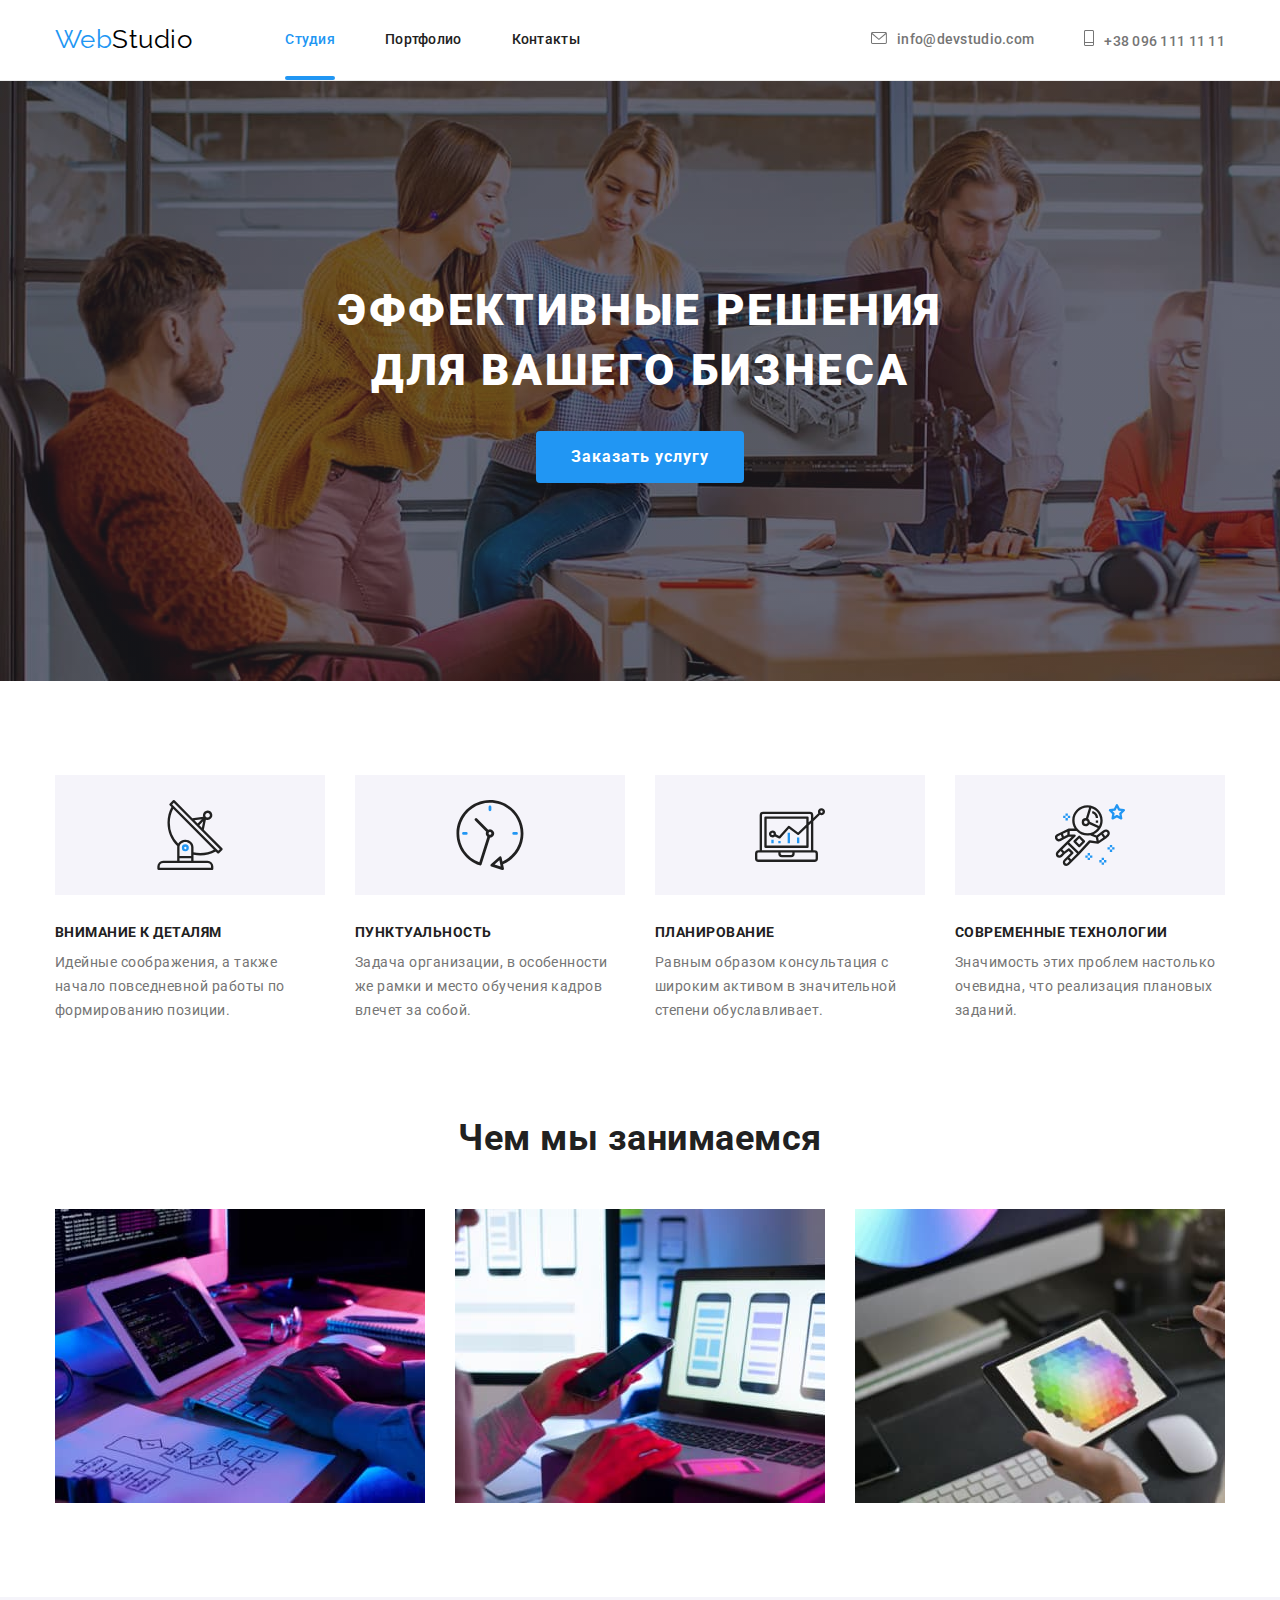
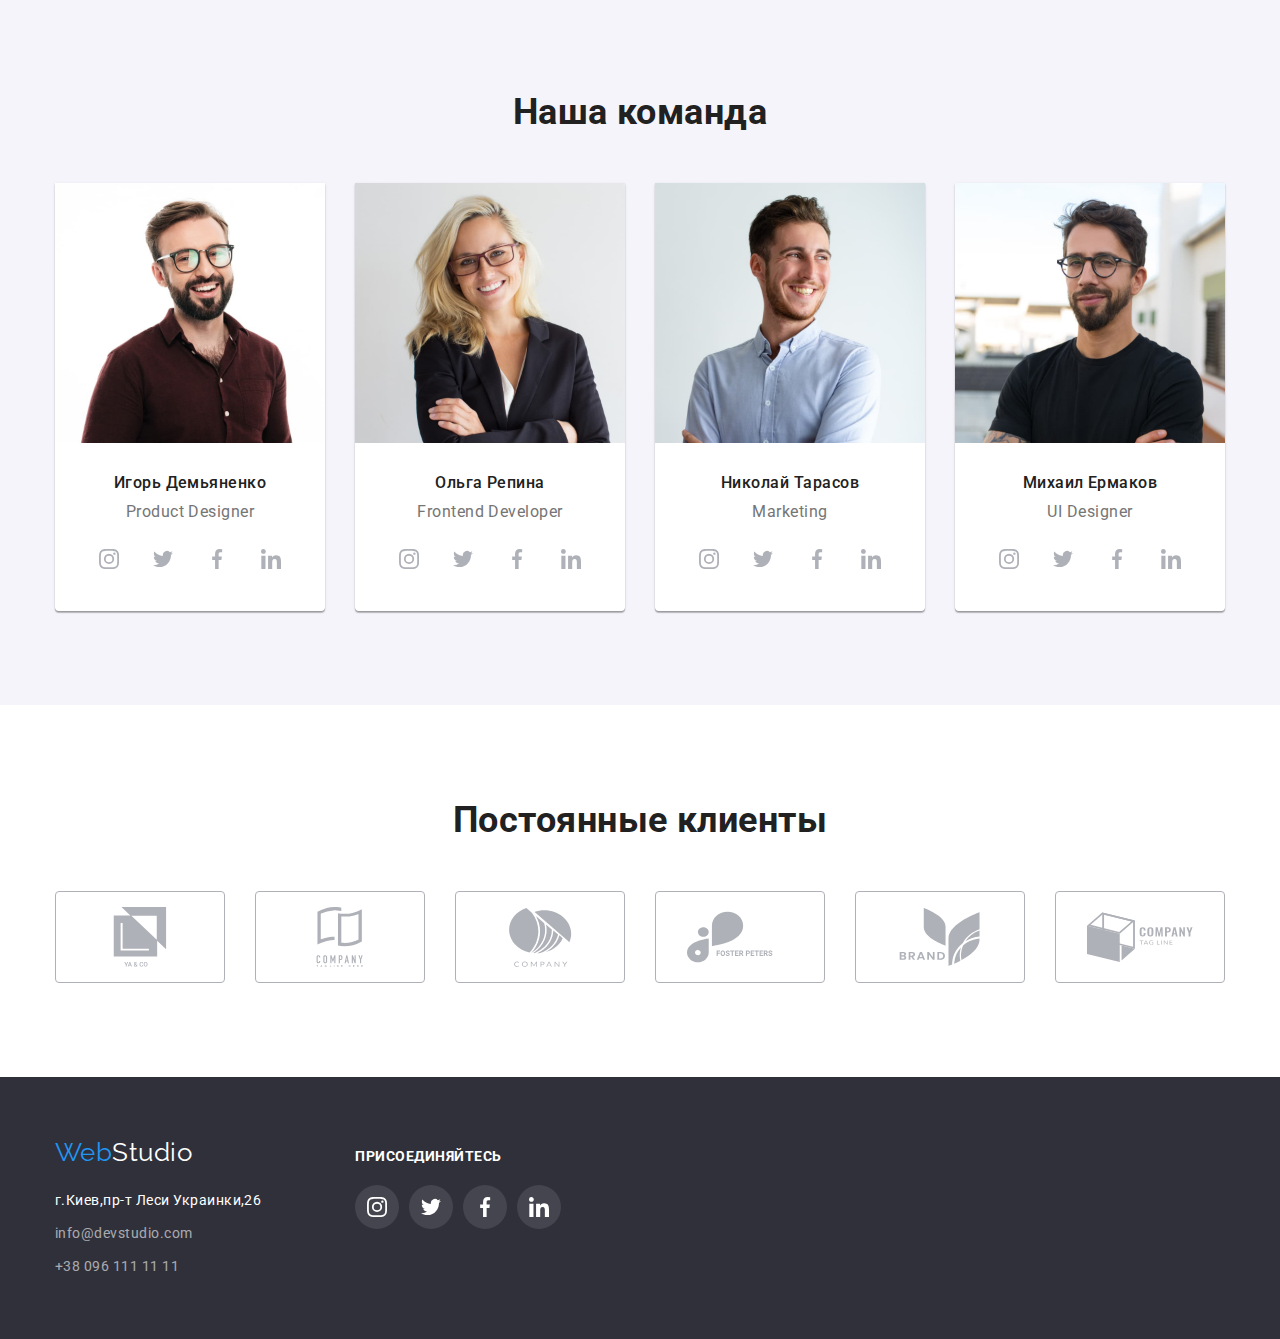
<file: index.html>
<!DOCTYPE html>
<html lang="ru">
<head>
    <meta charset="UTF-8">
    <meta http-equiv="X-UA-Compatible" content="IE=edge">
    <meta name="viewport" content="width=device-width, initial-scale=1.0">
    <title>Web Studio</title>
    <link rel="preconnect" href="https://fonts.googleapis.com">
    <link rel="preconnect" href="https://fonts.gstatic.com" crossorigin>
    <link href="https://fonts.googleapis.com/css2?family=Raleway:wght@700&family=Roboto:wght@400;500;700;900&display=swap"
        rel="stylesheet">
    <link rel="stylesheet" href="https://cdnjs.cloudflare.com/ajax/libs/modern-normalize/1.1.0/modern-normalize.min.css">
    <link rel="stylesheet" href="./css/style.css">
    
</head>
<body>
    <header class="header">
        <div class="conteiner header-wrap">
            <nav class="header-nav">
                <a class="header-logo" href="./index.html">
                    <span class="header-web">Web</span><span class="header-studio">Studio</span>
                </a>

                <ul class="header-nav-list list">
                    <li class="header-nav-item"><a class="header-nav-link link current" href="./index.html">Студия</a></li>
                    <li class="header-nav-item"><a class="header-nav-link link" href="./portfolio.html">Портфолио</a></li>
                    <li class="header-nav-item"><a class="header-nav-link link" href="">Контакты</a></li>
                </ul>
            </nav>

            <ul class="header-contact-list list">
                <li class="header-contact-item"><a class="header-contact-link link" href="mailto:info@devstudio.com">
                    <svg class="header-contact-icon-mail">
                        <use href="./img/icons.svg#envelope"></use>
                    </svg>info@devstudio.com</a></li>

                <li class="header-contact-item"><a class="header-contact-link link" href="tel:+380961111111">
                    <svg class="header-contact-icon-tel">
                        <use href="./img/icons.svg#tel"></use>
                    </svg>+38 096 111 11 11</a></li>
            </ul>
        </div>
    </header>
    
    <!-- Главное оформление -->
    <main>
        <!-- секция герой -->
        <section class="section hero">
            <div class="conteiner ">
                <h1 class="hero-title">Эффективные решения <br> для вашего бизнеса</h1>
                <button data-modal-open class="hero-btn button order" type="button">Заказать услугу</button>
            </div>
        </section>

        <!-- секция особенности -->
        <section class="section features">
            <div class="conteiner ">
                <h2 hidden>Особености</h2>
                    <ul class="features-list list">
                        <li class="features-item">
                            <div class="features-box">
                                <svg class="features-icon">
                                    <use href="./img/icons.svg#antenna"></use>
                                </svg>
                            </div>
                            <h3 class="features-title">Внимание к деталям</h3>
                            <p class="features-text">Идейные соображения, а также начало повседневной работы по формированию позиции.</p>
                        </li>

                        <li class="features-item">
                            <div class="features-box"><svg class="features-icon">
                                <use href="./img/icons.svg#clock"></use>
                            </svg>
                            </div>
                            <h3 class="features-title">Пунктуальность</h3>
                            <p class="features-text">Задача организации, в особенности же рамки и место обучения кадров влечет за собой.</p>
                        </li>

                        <li class="features-item">
                            <div class="features-box">
                                <svg class="features-icon">
                                    <use href="./img/icons.svg#diagram"></use>
                                </svg>
                            </div>
                            <h3 class="features-title">Планирование</h3>
                            <p class="features-text">Равным образом консультация с широким активом в значительной степени обуславливает.</p>
                        </li>

                        <li class="features-item">
                            <div class="features-box">
                                <svg class="features-icon">
                                    <use href="./img/icons.svg#astronaut"></use>
                                </svg>
                            </div>
                            <h3 class="features-title">Современные технологии</h3>
                            <p class="features-text">Значимость этих проблем настолько очевидна, что реализация плановых заданий.</p>
                        </li>
                    </ul>
            </div>
        </section>
        
        <!-- секция че мы занимаемся -->
        <section class="section work">
            <div class="conteiner">
                <h2 class="work-title">Чем мы занимаемся</h2>
                <ul class="work-list list">
                    <li class="work-item"><img src="./img/computer.jpg" alt="компьютер" width="370">
                        <p class="work-label">Декстопные приложения</p>
                    </li>
                    <li class="work-item"><img src="./img/telephone.jpg" alt="телефон" width="370">
                        <p class="work-label">Мобильные приложения</p>
                    </li>
                    <li class="work-item"><img src="./img/laptop.jpg" alt="лептоп" width="370">
                        <p class="work-label">Дизайнерские решения</p>
                    </li>
                </ul>
            </div>
        </section>
        
        <!-- секция наша команда -->
        <section class="section team">
            <div class="conteiner">
                <h2 class="team-title">Наша команда</h2>
                    <ul class="team-list list">
                        <li class="team-card">
                            <img src="./img/igor.jpg" alt="фото Игоря" width="270">
                            <div class="staff">
                                <h3 class="staff-name">Игорь Демьяненко</h3>
                                <p class="staff-position">Product Designer</p>
<!-- блок соцсети -->
                            <ul class="social-links list">
                                <li class="networks">
                                    <a class="networks-link link" href="https://www.instagram.com" target="_blank" ret="noopener noreferrer nofollow">
                                        <svg class="networks-icon">
                                            <use href="./img/icons.svg#instagram"></use>
                                        </svg>
                                    </a>
                                </li>
                                    
                                <li class="networks">
                                    <a class="networks-link link" href="https://twitter.com" target="_blank" ret="noopener noreferrer nofollow">
                                        <svg class="networks-icon">
                                            <use href="./img/icons.svg#twitter"></use>
                                        </svg>
                                    </a>
                                </li>
                                    
                                <li class="networks">
                                    <a class="networks-link link" href="https://www.facebook.com" target="_blank" ret="noopener noreferrer nofollow">
                                        <svg class="networks-icon">
                                            <use href="./img/icons.svg#facebook"></use>
                                        </svg>
                                    </a>
                                </li>
                                    
                                <li class="networks">
                                    <a class=" networks-link link" href="https://www.linkedin.com" target="_blank" ret="noopener noreferrer nofollow">
                                        <svg class="networks-icon">
                                            <use href="./img/icons.svg#linkedin"></use>
                                        </svg>
                                    </a>
                                </li>
                            </ul>
                            </div>                            
                        </li>

                        <li class="team-card">
                            <img src="./img/olga.jpg" alt="фото Ольги" width="270">
                            <div class="staff">
                                <h3 class="staff-name">Ольга Репина</h3>
                                <p class="staff-position">Frontend Developer</p>
<!-- блок соцсетей -->
                            <ul class="social-links list">
                                <li class="networks">
                                    <a class="networks-link link" href="https://www.instagram.com" target="_blank" ret="noopener noreferrer nofollow">
                                        <svg class="networks-icon">
                                            <use href="./img/icons.svg#instagram"></use>
                                        </svg>
                                    </a>
                                </li>
                                    
                                <li class="networks">
                                    <a class="networks-link link" href="https://twitter.com" target="_blank" ret="noopener noreferrer nofollow">
                                        <svg class="networks-icon">
                                            <use href="./img/icons.svg#twitter"></use>
                                        </svg>
                                    </a>
                                </li>
                                    
                                <li class="networks">
                                    <a class="networks-link link" href="https://www.facebook.com" target="_blank" ret="noopener noreferrer nofollow">
                                        <svg class="networks-icon">
                                            <use href="./img/icons.svg#facebook"></use>
                                        </svg>
                                    </a>
                                </li>
                                    
                                <li class="networks">
                                    <a class=" networks-link link" href="https://www.linkedin.com" target="_blank" ret="noopener noreferrer nofollow">
                                        <svg class="networks-icon">
                                            <use href="./img/icons.svg#linkedin"></use>
                                        </svg>
                                    </a>
                                </li>
                            </ul>
                            </div>          
                        </li>

                        <li class="team-card">
                            <img src="./img/nikolai.jpg" alt="фото Николая" width="270">
                            <div class="staff">
                                <h3 class="staff-name">Николай Тарасов</h3>
                                <p class="staff-position">Marketing</p>
<!-- блок соцсетей -->                         
                            <ul class="social-links list">
                                <li class="networks">
                                    <a class="networks-link link" href="https://www.instagram.com" target="_blank" ret="noopener noreferrer nofollow">
                                        <svg class="networks-icon">
                                            <use href="./img/icons.svg#instagram"></use>
                                        </svg>
                                    </a>
                                </li>
                                    
                                <li class="networks">
                                    <a class="networks-link link" href="https://twitter.com" target="_blank" ret="noopener noreferrer nofollow">
                                        <svg class="networks-icon">
                                            <use href="./img/icons.svg#twitter"></use>
                                        </svg>
                                    </a>
                                </li>
                                    
                                <li class="networks">
                                    <a class="networks-link link" href="https://www.facebook.com" target="_blank" ret="noopener noreferrer nofollow">
                                        <svg class="networks-icon">
                                            <use href="./img/icons.svg#facebook"></use>
                                        </svg>
                                    </a>
                                </li>
                                    
                                <li class="networks">
                                    <a class=" networks-link link" href="https://www.linkedin.com" target="_blank" ret="noopener noreferrer nofollow">
                                        <svg class="networks-icon">
                                            <use href="./img/icons.svg#linkedin"></use>
                                        </svg>
                                    </a>
                                </li>
                            </ul>
                            </div>
                        </li>

                        <li class="team-card">
                            <img src="./img/mihail.jpg" alt="фото Михаила" width="270"> 
                            <div class="staff">
                                <h3 class="staff-name">Михаил Ермаков</h3>
                                <p class="staff-position">UI Designer</p>
<!-- блок соцсетей -->
                            <ul class="social-links list">
                                <li class="networks">
                                    <a class="networks-link link" href="https://www.instagram.com" target="_blank" ret="noopener noreferrer nofollow">
                                        <svg class="networks-icon">
                                            <use href="./img/icons.svg#instagram"></use>
                                        </svg>
                                    </a>
                                </li>
                                    
                                <li class="networks">
                                    <a class="networks-link link" href="https://twitter.com" target="_blank" ret="noopener noreferrer nofollow">
                                        <svg class="networks-icon">
                                            <use href="./img/icons.svg#twitter"></use>
                                        </svg>
                                    </a>
                                </li>
                                    
                                <li class="networks">
                                    <a class="networks-link link" href="https://www.facebook.com" target="_blank" ret="noopener noreferrer nofollow">
                                        <svg class="networks-icon">
                                            <use href="./img/icons.svg#facebook"></use>
                                        </svg>
                                    </a>
                                </li>
                                    
                                <li class="networks">
                                    <a class=" networks-link link" href="https://www.linkedin.com" target="_blank" ret="noopener noreferrer nofollow">
                                        <svg class="networks-icon">
                                            <use href="./img/icons.svg#linkedin"></use>
                                        </svg>
                                    </a>
                                </li>
                            </ul>
                            </div>
                        </li>
                    </ul>
            </div>
        </section> 

<!-- Секция постоянные клиенты -->
        <section class="section clients">
            <div class="conteiner">
                <h2 class="clients-title">Постоянные клиенты</h2>
                    
                    <ul class="clients-list list">
                        <li class="clients-item">
                            <a class="clients-link" href="#">
                            <svg class="clients-icon">
                                <use href="./img/icons.svg#company-1"></use>
                            </svg>
                            </a>
                        </li>
                        <li class="clients-item">
                            <a class="clients-link" href="#">
                            <svg class="clients-icon">
                                <use href="./img/icons.svg#company-2" widht="106" height="60"></use>
                            </svg>
                            </a>
                        </li>
                        <li class="clients-item">
                            <a class="clients-link" href="#">
                            <svg class="clients-icon">
                                <use href="./img/icons.svg#company-3" widht="106" height="60"></use>
                            </svg>
                            </a>
                        </li>
                        <li class="clients-item">
                            <a class="clients-link" href="#">
                            <svg class="clients-icon">
                                <use href="./img/icons.svg#company-4" widht="106" height="60"></use>
                            </svg>
                            </a>
                        </li>
                        <li class="clients-item">
                            <a class="clients-link" href="#">
                            <svg class="clients-icon">
                                <use href="./img/icons.svg#company-5" widht="106" height="60"></use>
                            </svg>
                            </a>
                        </li>
                        <li class="clients-item">
                            <a class="clients-link" href="#">
                            <svg class="clients-icon">
                                <use href="./img/icons.svg#company-6" widht="106" height="60"></use>
                            </svg>
                            </a>
                        </li>
                    </ul>
                </div>
            </div>
        </section>
    </main>

    <!-- секция футер -->
    <footer class="footer">
        <div class="conteiner join">
            <div>
                <a class="footer-logo" href="./index.html">
                    <span class="footer-web">Web</span><span class="footer-studio">Studio</span>
                </a>
                <address class="address">
                    <ul class="address-list list">
                        <li class="address-item"><a class="address-link link place" href="https://goo.gl/maps/ZaD2ymdkpTnKKArT6" target="_blank" rel="noopener noreferrer nofollow">г.Киев,пр-т Леси Украинки,26</a></li>

                        <li class="address-item"><a class="address-link link" href="mailto:info@devstudio.com">info@devstudio.com</a></li>
                        
                        <li class="address-item"><a class="address-link link" href="tel:+38 096 111 1111">+38 096 111 11 11</a></li>
                    </ul>
                </address>
            </div>

        <div class="join-box">
            <h2 class="join-title">Присоединяйтесь</h2>
<!-- блок соцсетей -->
                <ul class="footer-social-links list">
                                <li class="networks">
                                    <a class="networks-link link" href="https://www.instagram.com" target="_blank" ret="noopener noreferrer nofollow">
                                        <svg class="networks-icon">
                                            <use href="./img/icons.svg#instagram"></use>
                                        </svg>
                                    </a>
                                </li>
                                    
                                <li class="networks">
                                    <a class="networks-link link" href="https://twitter.com" target="_blank" ret="noopener noreferrer nofollow">
                                        <svg class="networks-icon">
                                            <use href="./img/icons.svg#twitter"></use>
                                        </svg>
                                    </a>
                                </li>
                                    
                                <li class="networks">
                                    <a class="networks-link link" href="https://www.facebook.com" target="_blank" ret="noopener noreferrer nofollow">
                                        <svg class="networks-icon">
                                            <use href="./img/icons.svg#facebook"></use>
                                        </svg>
                                    </a>
                                </li>
                                    
                                <li class="networks">
                                    <a class=" networks-link link" href="https://www.linkedin.com" target="_blank" ret="noopener noreferrer nofollow">
                                        <svg class="networks-icon">
                                            <use href="./img/icons.svg#linkedin"></use>
                                        </svg>
                                    </a>
                                </li>
                            </ul>
        </div>
        </div>
    </footer>
    
<!-- -----МОДАЛЬНОЕ ОКНО-------- -->
    <div data-modal class="backdrop is-hidden">
        <div class="modal">
            <button data-modal-close class="modal-close"type="button">
                <svg class="modal-img">
                    <use href="./img/icons.svg#cross1"></use>
                </svg>
            </button>
        </div>
    </div>
    
    <script src="./js/modal.js"></script>

</body>
</html>
</file>
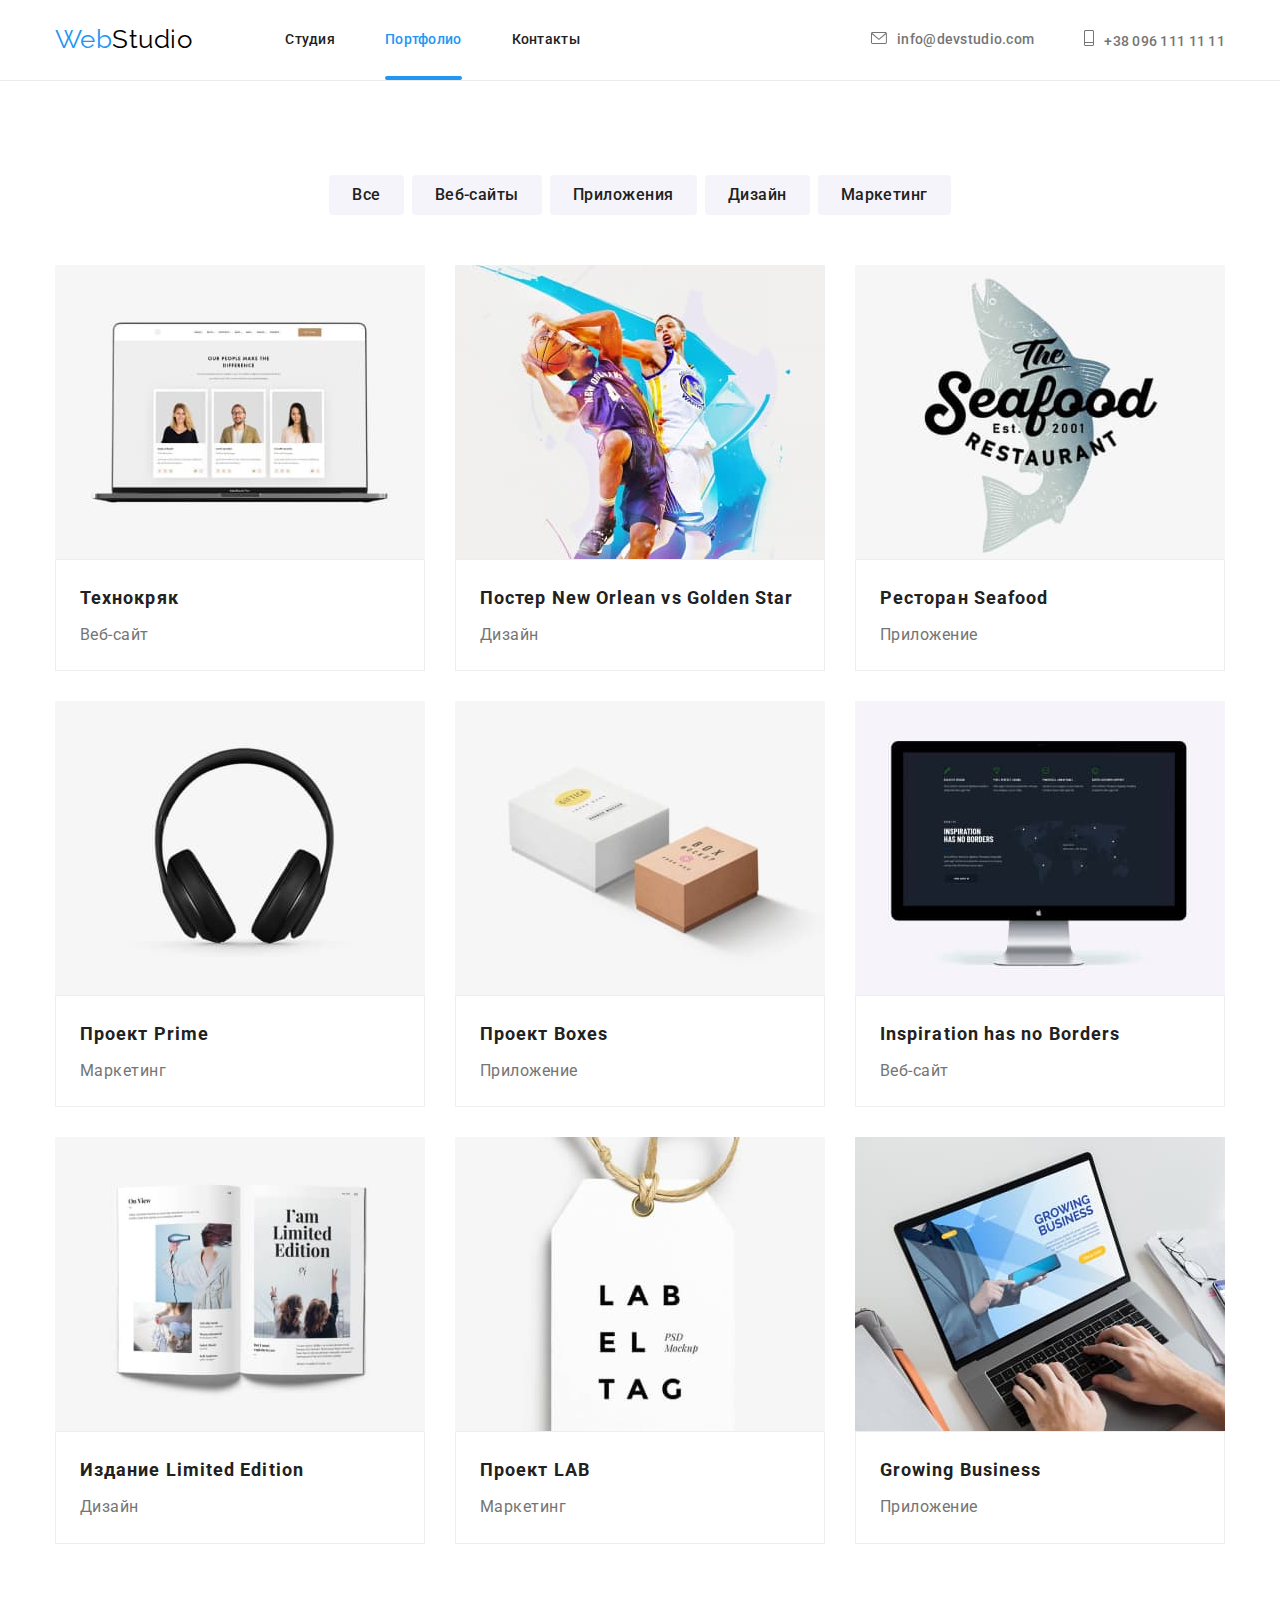
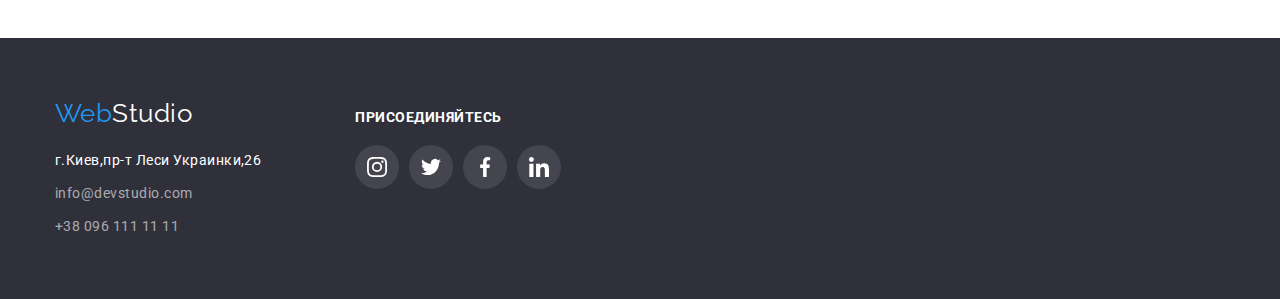
<file: portfolio.html>
<!DOCTYPE html>
<html lang="en">
<head>
    <meta charset="UTF-8">
    <meta http-equiv="X-UA-Compatible" content="IE=edge">
    <meta name="viewport" content="width=device-width, initial-scale=1.0">
    <title>Porfolio</title>
    <link rel="preconnect" href="https://fonts.googleapis.com">
    <link rel="preconnect" href="https://fonts.gstatic.com" crossorigin>
    <link href="https://fonts.googleapis.com/css2?family=Raleway:wght@700&family=Roboto:wght@400;500;700;900&display=swap"
        rel="stylesheet">
    <link rel="stylesheet" href="https://cdnjs.cloudflare.com/ajax/libs/modern-normalize/1.1.0/modern-normalize.min.css">
    <link rel="stylesheet" href="./css/style.css">
</head>
<body>
    <header class="header">
        <div class="conteiner header-wrap">
            <nav class="header-nav">
                <a class="header-logo" href="./index.html">
                    <span class="header-web">Web</span><span class="header-studio">Studio</span>
                </a>

                <ul class="header-nav-list list">
                    <li class="header-nav-item"><a class="header-nav-link link" href="./index.html">Студия</a></li>
                    <li class="header-nav-item"><a class="header-nav-link link current" href="./portfolio.html">Портфолио</a></li>
                    <li class="header-nav-item"><a class="header-nav-link link" href="">Контакты</a></li>
                </ul>
            </nav>

            <ul class="header-contact-list list">
                <li class="header-contact-item"><a class="header-contact-link link" href="mailto:info@devstudio.com">
                    <svg class="header-contact-icon-mail">
                        <use href="./img/icons.svg#envelope"></use>
                    </svg>info@devstudio.com</a></li>

                <li class="header-contact-item"><a class="header-contact-link link" href="tel:+380961111111">
                    <svg class="header-contact-icon-tel">
                        <use href="./img/icons.svg#tel"></use>
                    </svg>+38 096 111 11 11</a></li>
            </ul>
        </div>
    </header>

<main>
    <!-- секция кнопок навигации -->
    <section class="section filters">
        <div class="conteiner">
            <h1 class="vissually-hidden">Наши работы</h1>
            <ul class="filters-list list">
                <li class="filters-item" ><button class="filters-btn button" type="button">Все</button> </li>
                <li class="filters-item" ><button class="filters-btn button" type="button">Веб-сайты</button></li>
                <li class="filters-item" ><button class="filters-btn button" type="button">Приложения</button></li>
                <li class="filters-item" ><button class="filters-btn button" type="button">Дизайн</button></li>
                <li class="filters-item" ><button class="filters-btn button" type="button">Маркетинг</button></li>
            </ul>
        </div>
<!-- проэкты -->
        <div class="conteiner">
            <ul class="project list">
                <li class="project-card item">
                    <div class="project-card-img">
                        <img src="./img/tehnokryak.jpg" alt="Технокряк">
                        <p class="project-card-text">Ресурс предлагает комплексные предложения с разным уровнем функционала и сервисов. Все это позволит посетителю получить исчерпывающие сведения о компании или частном лице.</p>
                    </div>
                    <div class="project-name">
                        <h2 class="project-title">Технокряк</h2>
                        <p class="project-nav">Веб-сайт</p>
                    </div>
                    
                </li>
                <li class="project-card item" >
                    <div class="project-card-img">
                        <img src="./img/new-orlean.jpg" alt="Постер New Orlean vs Golden Star" width="370px">
                        <p class="project-card-text">Ресурс предлагает комплексные предложения с разным уровнем функционала и сервисов. Все это позволит посетителю получить исчерпывающие сведения о компании или частном лице.</p>
                    </div>
                    <div class="project-name">
                        <h2 class="project-title">Постер New Orlean vs Golden Star</h2>
                        <p class="project-nav">Дизайн</p>
                    </div>
                </li>

                <li class="project-card item" >
                    <div class="project-card-img">
                        <img src="./img/restorant-seafood.jpg" alt="Ресторан Seafood" width="370px">
                        <p class="project-card-text">Ресурс предлагает комплексные предложения с разным уровнем функционала и сервисов. Все это позволит посетителю получить исчерпывающие сведения о компании или частном лице.</p>
                    </div>
                    <div class="project-name">
                        <h2 class="project-title">Ресторан Seafood</h2>
                        <p class="project-nav">Приложение</p>
                    </div>
                </li>

                <li class="project-card item" >
                    <div class="project-card-img">
                        <img src="./img/project-prime.jpg" alt="Проект Prime" width="370px">
                            <p class="project-card-text">Ресурс предлагает комплексные предложения с разным уровнем функционала и сервисов. Все это позволит посетителю получить исчерпывающие сведения о компании или частном лице.</p>
                    </div>
                    <div class="project-name">
                        <h2 class="project-title">Проект Prime</h2>
                        <p class="project-nav">Маркетинг</p>
                    </div>
                </li>

                <li class="project-card item" >
                    <div class="project-card-img">
                        <img src="./img/project-boxes.jpg" alt="Проект Boxes" width="370px">
                        <p class="project-card-text">Ресурс предлагает комплексные предложения с разным уровнем функционала и сервисов. Все это позволит посетителю получить исчерпывающие сведения о компании или частном лице.</p>
                    </div>
                    <div class="project-name">
                        <h2 class="project-title">Проект Boxes</h2>
                        <p class="project-nav">Приложение</p>
                    </div>
                </li>

                <li class="project-card item" >
                    <div class="project-card-img">
                        <img src="./img/inspiration- borders.jpg" alt="Inspiration has no Borders" width="370px">
                        <p class="project-card-text">Ресурс предлагает комплексные предложения с разным уровнем функционала и сервисов. Все это позволит посетителю получить исчерпывающие сведения о компании или частном лице.</p>
                    </div>
                    <div class="project-name">
                        <h2 class="project-title">Inspiration has no Borders</h2>
                        <p class="project-nav">Веб-сайт</p>
                    </div>
                </li>

                <li class="project-card item" >
                    <div class="project-card-img">
                        <img src="./img/limited-edition.jpg" alt="Издание Limited Edition" width="370px">
                        <p class="project-card-text">Ресурс предлагает комплексные предложения с разным уровнем функционала и сервисов. Все это позволит посетителю получить исчерпывающие сведения о компании или частном лице.</p>
                    </div>
                    <div class="project-name">
                        <h2 class="project-title">Издание Limited Edition</h2>
                        <p class="project-nav">Дизайн</p>
                    </div>
                </li>

                <li class="project-card item" >
                    <div class="project-card-img">
                        <img src="./img/project-lab.jpg" alt="Проект LAB" width="370px">
                        <p class="project-card-text">Ресурс предлагает комплексные предложения с разным уровнем функционала и сервисов. Все это позволит посетителю получить исчерпывающие сведения о компании или частном лице.</p>
                    </div>
                    <div class="project-name">
                        <h2 class="project-title">Проект LAB</h2>
                        <p class="project-nav">Маркетинг</p>
                    </div>
                </li>

                <li class="project-card item" >
                    <div class="project-card-img">
                        <img src="./img/growing-business.jpg" alt="Growing Business" width="370px">
                        <p class="project-card-text">Ресурс предлагает комплексные предложения с разным уровнем функционала и сервисов. Все это позволит посетителю получить исчерпывающие сведения о компании или частном лице.</p>
                    </div>
                    <div class="project-name">
                        <h2 class="project-title">Growing Business</h2>
                        <p class="project-nav">Приложение</p>
                    </div>
                </li>
            </ul>
        </div>
    </section>
    </div>
</main>

    <!-- секция футер -->
    <footer class="footer">
        <div class="conteiner join">
            <div>
                <a class="footer-logo" href="./index.html">
                    <span class="footer-web">Web</span><span class="footer-studio">Studio</span>
                </a>
                <address class="address">
                    <ul class="address-list list">
                        <li class="address-item"><a class="address-link link place" href="https://goo.gl/maps/ZaD2ymdkpTnKKArT6" target="_blank" rel="noopener noreferrer nofollow">г.Киев,пр-т Леси Украинки,26</a></li>

                        <li class="address-item"><a class="address-link link" href="mailto:info@devstudio.com">info@devstudio.com</a></li>
                        
                        <li class="address-item"><a class="address-link link" href="tel:+38 096 111 1111">+38 096 111 11 11</a></li>
                    </ul>
                </address>
            </div>

        <div class="join-box">
            <h2 class="join-title">Присоединяйтесь</h2>
<!-- блок соцсетей -->
                <ul class="footer-social-links list">
                                <li class="networks">
                                    <a class="networks-link link" href="https://www.instagram.com" target="_blank" ret="noopener noreferrer nofollow">
                                        <svg class="networks-icon">
                                            <use href="./img/icons.svg#instagram"></use>
                                        </svg>
                                    </a>
                                </li>
                                    
                                <li class="networks">
                                    <a class="networks-link link" href="https://twitter.com" target="_blank" ret="noopener noreferrer nofollow">
                                        <svg class="networks-icon">
                                            <use href="./img/icons.svg#twitter"></use>
                                        </svg>
                                    </a>
                                </li>
                                    
                                <li class="networks">
                                    <a class="networks-link link" href="https://www.facebook.com" target="_blank" ret="noopener noreferrer nofollow">
                                        <svg class="networks-icon">
                                            <use href="./img/icons.svg#facebook"></use>
                                        </svg>
                                    </a>
                                </li>
                                    
                                <li class="networks">
                                    <a class=" networks-link link" href="https://www.linkedin.com" target="_blank" ret="noopener noreferrer nofollow">
                                        <svg class="networks-icon">
                                            <use href="./img/icons.svg#linkedin"></use>
                                        </svg>
                                    </a>
                                </li>
                            </ul>
        </div>
        </div>
    </footer>


    
</body>
</html>
</file>
<file: css/style.css>
:root{
    --accent-color: #2196F3;
    --background-color: #E5E5E5;
    --background-button: #F5F4FA;
    --footer-bgcolor: #2F303A;
    --footer-text-color: rgba(255, 255, 255, 0.6);
    --header-color: #FFFFFF;
    --main-text-color: #212121;
    --second-text-color: #757575;
    --studio-color: #000000;
    --border-color-portfolio: rgba(238, 238, 238, 1);
    --border-color-header: rgba(236, 236, 236, 1);
    --background-hero-color: #C4C4C4;
    --icons-color: #AFB1B8;
    --main-transformation: 250ms cubic-bezier(0.4, 0, 0.2, 1)

}

body {
    font-family: 'Roboto', sans-serif;
    font-weight: 400;
    letter-spacing: 0.03em;
    list-style: none;
    color: var(--main-text-color);
    /* background-color: var(--background-color); */
}

img {
    display: block;
    max-width: 100%
}

.list{
    padding: 0;
    margin: 0;

    font-style: normal;
    list-style-type: none;
    text-decoration: none;
}
.link{
    text-decoration: none;
}
.conteiner{
    margin-left: auto;
    margin-right: auto;
    width: 1200px;
    padding: 0 15px; 
    
    /* outline: 2px solid tomato; */
}

.section{
    padding-top: 94px;
    padding-bottom: 94px;
}

.vissually-hidden{
    position: absolute;
    width: 1px;
    height: 1px;
    margin: -1px;
    border: 0;
    padding: 0;
    
    white-space: nowrap;
    clip-path: inset(100%);
    clip: rect(0 0 0 0);
    overflow: hidden;
}


/* СТИЛЬ HEADER */
.header {
    background-color: var(--header-color);
    border-bottom: 1px solid var(--border-color-header);
}

/* стиль логотипа header footer */
.header-logo,
.footer-logo {
    margin-right: 93px;
    padding-top: 24px;
    padding-bottom: 25px;

    font-family: 'Raleway', sans-serif;
    font-size: 26px;
    line-height: 1.2;
    text-decoration: none;
}

.header-web,
.footer-web {
    color: var(--accent-color);
}

.header-studio {
    color: var(--studio-color);
}
.header-wrap,
.header-nav {
    display: flex;
    align-items: center;
}

/* стиль навигации */
.header-nav-list,
.header-contact-list{
    display: flex;
    align-items: center;
    font-weight: 500;
    font-size: 14px;
    line-height: 1.14;
    letter-spacing: 0.02em;
    text-decoration: none;

    
}

.header-nav-list .header-nav-link:hover,
.header-nav-list .header-nav-link:focus,
.header-contact-list .header-contact-link:hover,
.header-contact-list .header-contact-link:focus,
.header-nav-list .header-nav-link.current,
.address-link:focus,
.address-link:hover {
    color: var(--accent-color);

    transition: color var(--main-transformation);
}

.header-nav-link {
    position: relative;
    display: block;
    
    color: var(--main-text-color);
}

.header-nav-link.current::after{
    content: "";

    position: absolute;
 
    bottom: -32px;
    display: block;
    width: 100%;
    height: 4px;
    background-color: var(--accent-color);
    border-radius: 2px;
}

.header-contact-list{
    margin-left: auto;
}

.header-contact-item .header-contact-link{
    color: var(--second-text-color);
}

.header-nav-list .header-nav-item:not(:last-child),
.header-contact-list .header-contact-item:not(:last-child){
    margin-right: 50px;
}

.header-contact-icon-mail,
.header-contact-icon-tel{
    width: 16px;
    height: 12px;
    fill: currentColor;
    margin-right: 10px;

    transition: fill  var(--main-transformation);
}
.header-contact-icon-tel {
    width: 10px;
    height: 16px;
    
}
.header-contact-icon-mail:hover,
.header-contact-icon-tel:hover {
    fill: var(--accent-color)
}


/* стиль героя */
.hero {
    background-color: var(--background-hero-color);
    background-image: linear-gradient(to right,
            rgba(47, 48, 58, 0.4),
            rgba(47, 48, 58, 0.4)),
        url(../img/head-foto.jpg);
    height: 600px;
    max-width: 1600px;
    margin-left: auto;
    margin-right: auto;
    padding-bottom: 200px;
    padding-top: 200px;
    text-align: center;
}

.hero-title{
    margin-top: 0;
    margin-bottom: 30px;

    font-weight: 900;
    font-size: 44px;
    line-height: 1.36;
    letter-spacing: 0.06em;
    text-transform: uppercase;
    color: var(--header-color);
}


/* ------стиль кнопок------- */
.button{
    border-radius: 4px;
    padding: 6px 22px;
    min-width: 73px;
    border: 1px solid transparent;

    font-family: inherit;
    font-weight: 500;
    font-size: 16px;
    line-height: 1.63;
    cursor: pointer;
    text-align: center;
    letter-spacing: 0.03em;

    
    color: var(--main-text-color);
    background-color: var(--background-button);

    transition: color var(--main-transformation), background-color var(--main-transformation);
    
}
.button:hover,
.button:focus {
    color: var(--header-color);
    background-color: var(--accent-color);
}

/* ------стиль кнопки героя------*/
.hero-btn.order{
    padding: 10px 34px;
    min-width: 200px;

    font-weight: 700;
    line-height: 1.87;
    letter-spacing: 0.06em;
    color: var(--header-color);
    background-color: var(--accent-color);
}


/* стиль особенности */
.features{
    padding-bottom: 0;
}

.features-title{
    margin-top: 0;
    margin-bottom: 10px;

    font-weight: 700;
    font-size: 14px;
    line-height: 1.14;;
    text-align: left;
    text-transform: uppercase;
}
.features-text{
    margin-top: 0;
    margin-bottom: 0;

    font-size: 14px;
    line-height: 1.71;
    color: var(--second-text-color);
}
.features-list{
    display: flex;
}
.features-item{
    width: 270px;
    text-align: left;
}
.features-item:not(:last-child){
    margin-right: 30px;
}
/* ---------стиль иконок особенностей-------- */
.features-box{
    display: flex;
    align-items: center;
    justify-content: center;
    width: 270px;
    height: 120px;
    
    margin-bottom: 30px;
   
    background-color: #F5F4FA;
}
.features-icon{
    width: 70px;
    height: 70px;
}

/* стиль титла чем мы занимаемся  наша команда  клиенты*/

.work-title,
.team-title,
.clients-title{
    margin-top: 0;
    margin-bottom: 50px;

    font-weight: 700;
    font-size: 36px;
    line-height: 1.17;
    text-align: center;
}
/* -----стиль чем мы занимаемся---- */

.work-list{    
    display: flex;
}

.work-item{
    position: relative;
    
}

/* .work-item:not(:last-child){
    margin-right: 30px;
} */

.work-list{
    gap: 30px;
}

.work-item:hover .work-label{
    opacity: 1;
}

.work-label{
    position: absolute;
    bottom: 0;
    content: "";
    width: 100%;
    height: 70px;

    opacity: 0;

    display: flex;
    align-items: center;
    justify-content: center;

    margin: 0;

    font-weight: 700;
    font-size: 14px;
    line-height: 1.14;
    text-align: center;
    text-transform: uppercase;
    letter-spacing: 0.03em;

    color: var(--header-color);
    background-color: rgba(47, 48, 58, 0.8);
}

/* ------стиль команда------ */
.team{
    line-height: 1.19;
}
.team:nth-child(2n){
    background-color:  var(--background-button);
}
.team-list{
    display: flex;
}
.team-card {
    background-color: #FFFFFF;
    
    border-radius: 0px 0px 4px 4px;
    box-shadow: 0px 1px 3px rgba(0, 0, 0, 0.12),
                0px 1px 1px rgba(0, 0, 0, 0.14),
                0px 2px 1px rgba(0, 0, 0, 0.2);
}

/* .team-card:not(:last-child) {
    margin-right: 30px;
} */
.team-list{
    gap: 30px;
}
.staff {
    padding-top: 30px;
}
.staff-name{
    margin: 0px;
    margin-bottom: 10px;

    font-weight: 500;
    font-size: 16px;
    text-align: center;
}
.staff-position{
    margin: 0;
    margin-bottom: 16px;

    font-size: 16px;
    color: var(--second-text-color);
    text-align: center;
}


/* ---------стиль  иконок соцсетей--------- */
.social-links{
    display: flex;  
    align-items: center;    
    margin-left: 32px;
    margin-right: 32px;
    margin-bottom: 30px;

    gap: 10px;
}
/* .networks:not(:last-child) {
    margin-right: 10px;
} */

.networks-link {
    display: flex;
    align-items: center;
    justify-content: center;
    border: transparent;
    border-radius: 50%;
    width: 44px;
    height: 44px;
    padding: 12px;

    fill: var(--icons-color);

    transition: fill  var(--main-transformation), background-color var(--main-transformation);
    
}

.networks-link:hover,
.networks-link:focus {
    fill: var(--header-color);
    background-color: var(--accent-color);
}
.networks-icon{
    width: 20px;
    height: 20px;
}
.footer-social-links .networks-link{
    fill: var(--header-color);
    background-color: rgba(255, 255, 255, 0.1);
}

/* -------стиль логотипов компаний---------- */
.clients-list {
    display: flex;
    justify-content: space-between;
}

.clients-link:hover,
.clients-link:focus,
.clients-link:hover .clients-icon,
.clients-link:focus .clients-icon {
    border-color: var(--accent-color);
    fill: var(--accent-color);
}


.clients-link {
    display: flex;
    align-items: center;
    justify-content: center;
    width: 170px;
    height: 92px;
    border: 1px solid var(--icons-color);
    border-radius: 4px;

    transition: border-color var(--main-transformation);
}

.clients-icon {

    width: 106px;
    height: 60px;
    fill: var(--icons-color);

    transition: fill var(--main-transformation);
}

/* -------стиль проэкты ---------*/
.filters-list{
    display: flex;
    padding-bottom: 50px;

    align-items: center;
    justify-content: center;

    gap: 8px;
    
}
.project{
    display: flex;
    flex-wrap: wrap;
}
.project.list {
    gap: 30px;
}
.project-card-img{
    position: relative;
    overflow: hidden;
}

.project-card:hover .project-card-text{
    transform: translateY(0);
}

.project-card-text{
    position: absolute;
    top: 0;
    left: 0;
    width: 100%;
    height: 100%;
    background-color: var(--accent-color);
    opacity: 0.9;

    transform: translateY(100%);
    transition: transform var(--main-transformation);
    margin: 0;
    padding: 63px 24px;
    font-size: 18px;
    line-height: 1.5;
    letter-spacing: 0.03 em;

    color: var(--header-color);
}
.project-card.item {
    max-width: 370px;
    transition: box-shadow var(--main-transformation);
}

.project-card.item:hover {
    box-shadow: 1px 4px 6px 0px rgba(0, 0, 0, 0.16),
        0px 4px 4px 0px rgba(0, 0, 0, 0.06),
        0px 1px 1px 0px rgba(0, 0, 0, 0.12);
}

.project-name {
    padding-top: 20px;
    padding-bottom: 20px;
    padding-left: 24px;

    border: 1px solid rgba(238, 238, 238, 1);
}

.project-title{
    margin: 0;
    margin-bottom: 4px;
    

    font-weight: 700;
    font-size: 18px;
    
    line-height: 2;
    letter-spacing: 0.06em;
}
.project-nav{
    margin: 0;
    
    font-size: 16px;
    line-height: 1.88;
    color: var(--second-text-color);
}


/* стиль футера */

.footer{
    padding-top: 60px;
    padding-bottom: 60px;

    font-size: 14px;
    line-height: 1.71;
    background-color: var(--footer-bgcolor);
}
.footer-studio{
    color: var(--header-color);  
}

.address{
    margin-top: 20px;
    text-decoration: none;
}
.address-link{
    margin-bottom: 9px;
    color: var(--footer-text-color);
}
.address-link.place{
    margin-bottom: 9px;
    color: var(--header-color);
}
.address-item:not(:last-child){
    margin-bottom: 9px;
}

/* стиль присоедняйтесь */
.join{
    display: flex;
    align-items: baseline;
}
.join-box{
    margin-left: 70px;
}

.join-title{
    margin: 0;
    margin-bottom: 20px;
    
    font-weight: 700;
    font-size: 14px;
    text-transform: uppercase;
    
    line-height: 1.14;

    color: var(--header-color);
}
.footer-social-links{
    display: flex;
    gap: 10px;
}

.footer-social-links .networks-link:hover,
.footer-social-links .networks-link:focus {
    fill: var(--header-color);
    color: rgba(255, 255, 255, 0.1);
    background-color: var(--accent-color);
}

/* ------МОДАЛЬНОЕ ОКНО-------- */
.backdrop{
    position: fixed;
    top: 0;
    left: 0;
    width: 100%;
    height: 100%;
    background-color: rgba(0, 0, 0, 0.2);
    
    opacity: 1;
    transition: opacity var(--main-transformation);
}

.backdrop.is-hidden{
    opacity: 0;
    pointer-events: none;
}

.modal{
    position: absolute;
    top: 50%;
    left: 50%;
    transform: translate(-50%, -50%);

    width: 528px;
    height: 581px;
    border-radius: 4px;
    background-color: #FFFFFF;
    box-shadow: 0px 2px 1px 0px rgba(0, 0, 0, 0.2),
                0px 1px 1px 0px rgba(0, 0, 0, 0.14),
                0px 1px 3px 0px rgba(0, 0, 0, 0.12);
}

.modal-close{
    position: absolute;
    top: 8px;
    right: 8px;

    display: flex;
    justify-content: center;
    align-items: center;
    cursor: pointer;

    width: 30px;
    height: 30px;
    background-color: transparent;
    border: 1px solid rgba(0, 0, 0, 0.1);
    border-radius: 50%;
 
   
}
.modal-close:hover,
.modal-close:focus{
    background-color: var(--accent-color);
    
}
.modal-img{
    width: 11px;
    height: 11px;
    fill: #000000;
}
</file>
